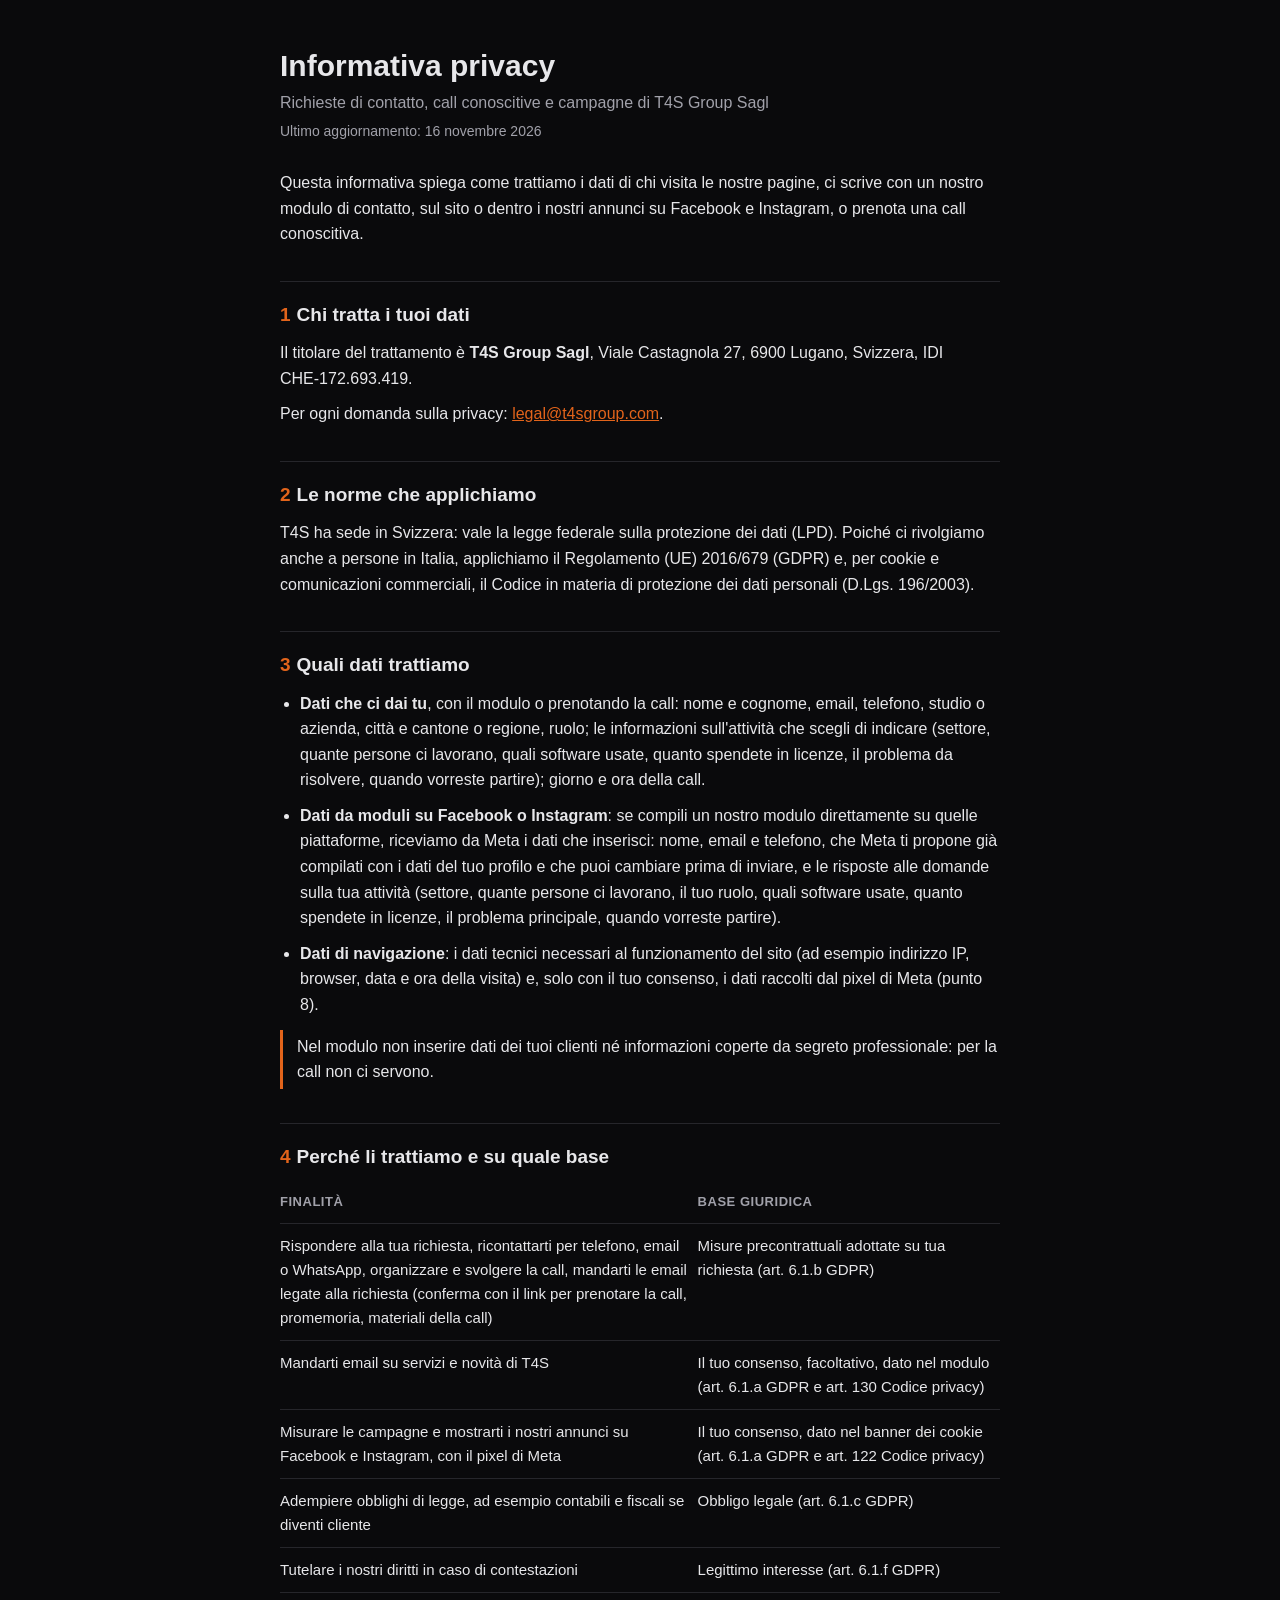
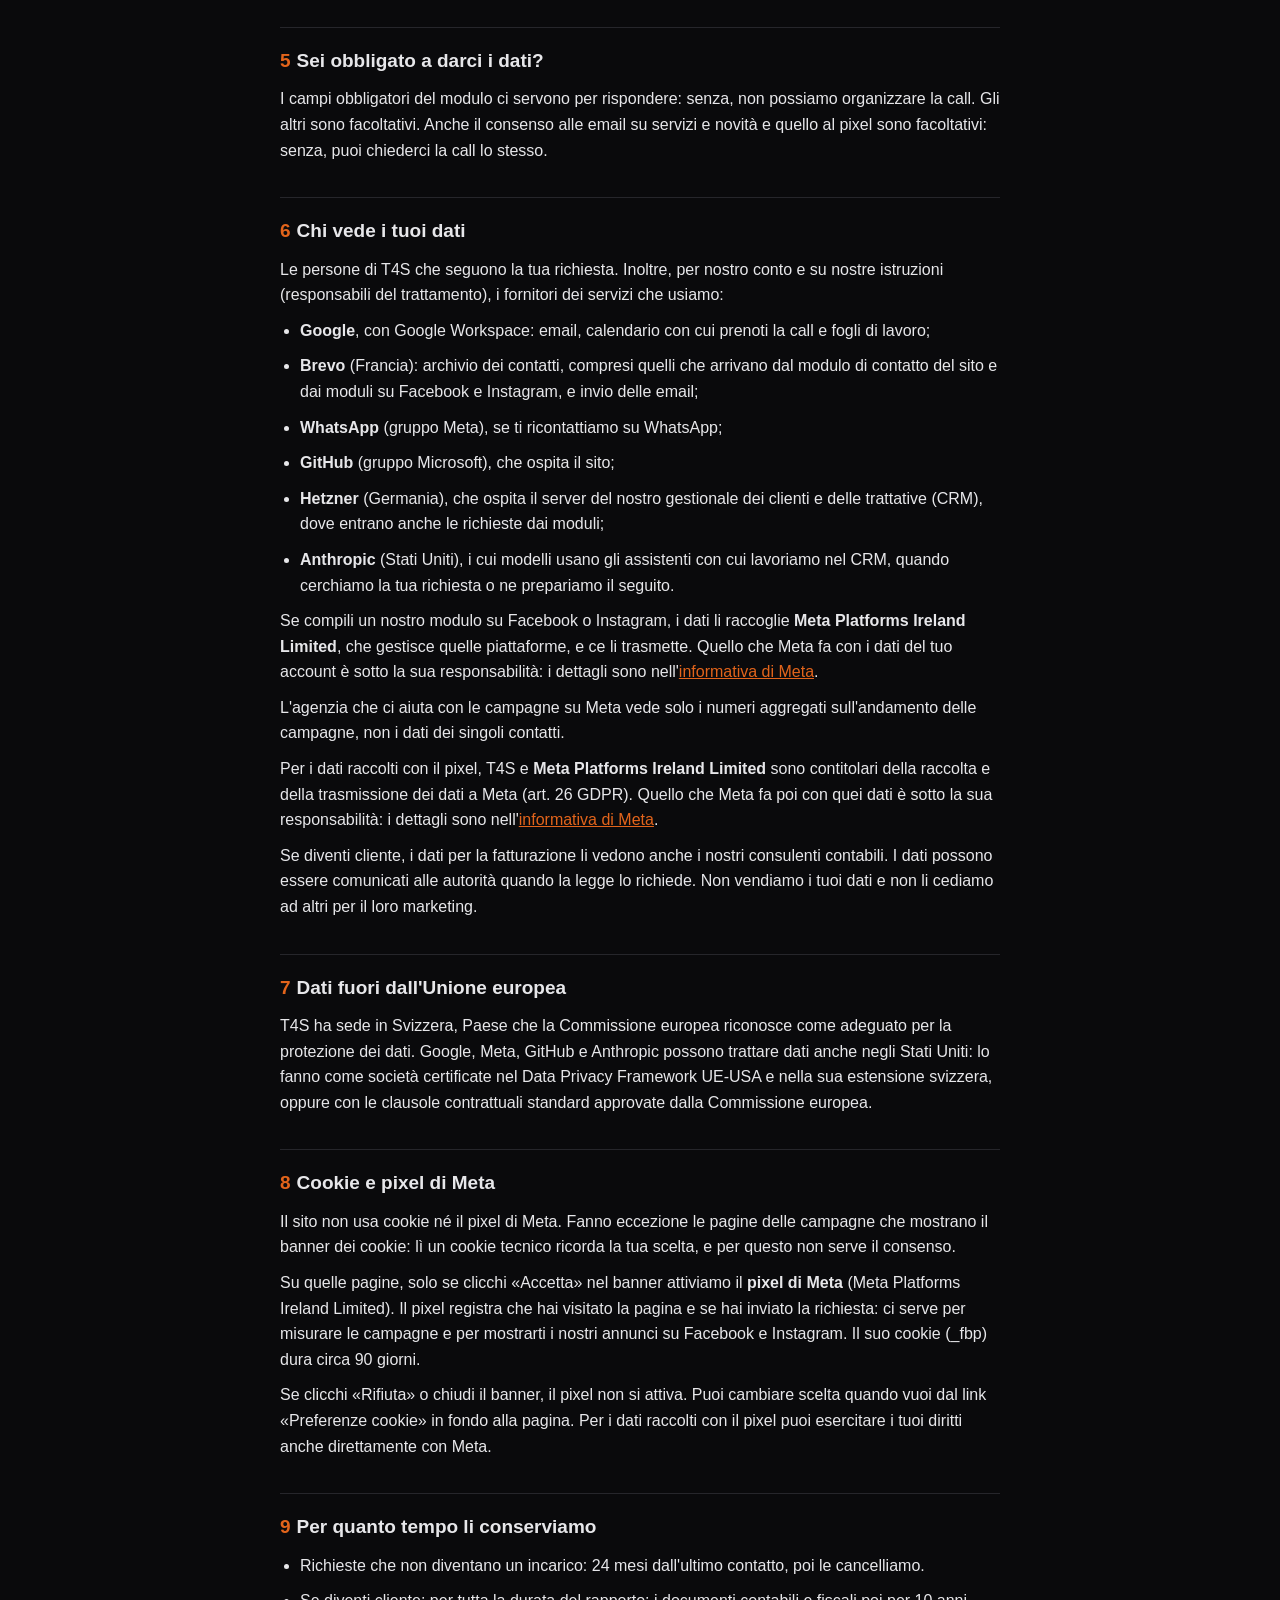
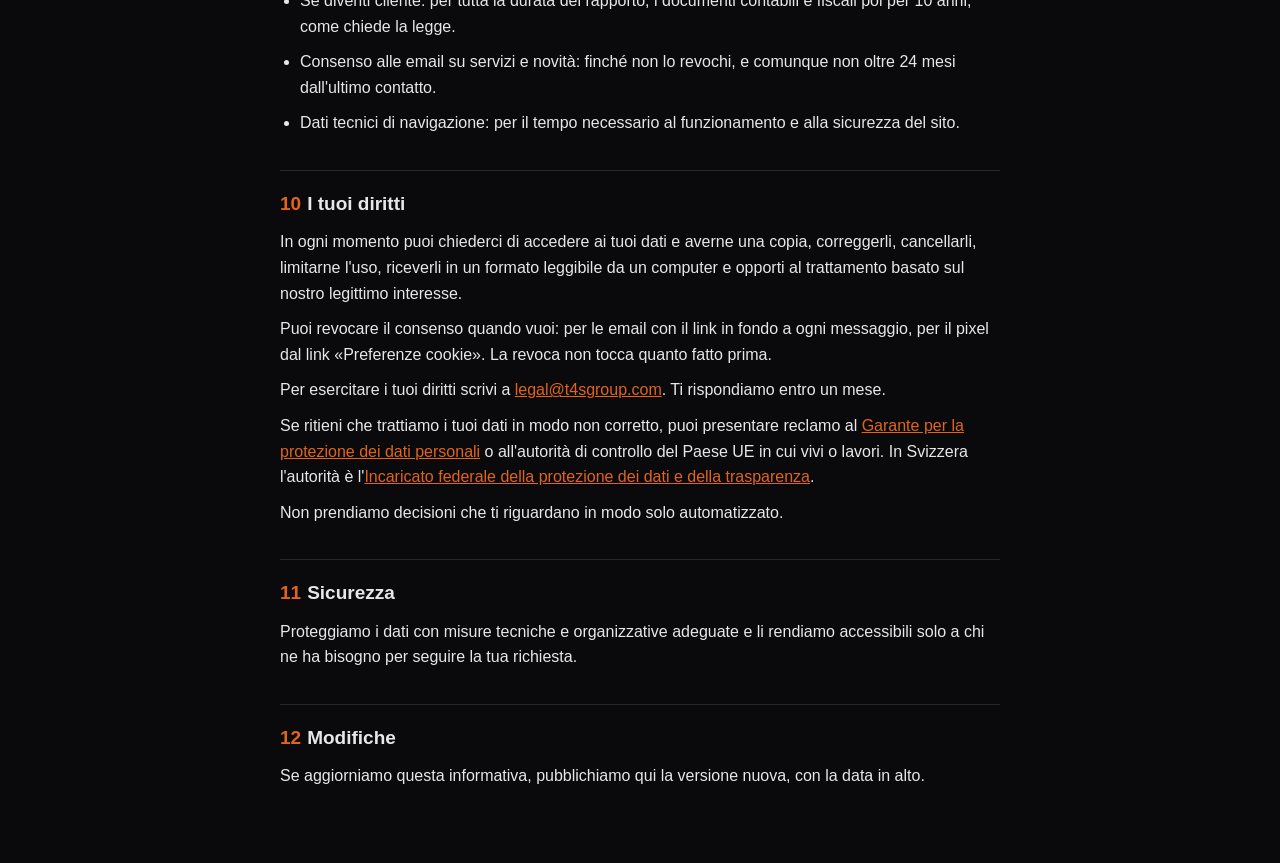
<file: informativa-privacy/index.html>
<!doctype html>
<html lang="it">
<head>
<meta charset="utf-8">
<meta name="viewport" content="width=device-width, initial-scale=1">
<title>Informativa privacy · T4S Group Sagl</title>
<style>
  :root { --bg: #0a0a0c; --fg: #e7e7ea; --muted: #a1a1aa; --line: #26262b; --accent: #e2641b; --mark: #6b4a00; --mark-fg: #ffe9a8; }
  * { box-sizing: border-box; }
  body { margin: 0; background: var(--bg); color: var(--fg); font-family: Inter, -apple-system, BlinkMacSystemFont, "Segoe UI", Roboto, "Helvetica Neue", Arial, sans-serif; font-size: 16px; line-height: 1.6; }
  main { max-width: 760px; margin: 0 auto; padding: 48px 20px 64px; }
  h1 { font-size: 30px; line-height: 1.2; margin: 0 0 6px; }
  .sub { color: var(--muted); margin: 0 0 4px; }
  .date { color: var(--muted); font-size: 14px; margin: 0 0 28px; }
  h2 { font-size: 19px; margin: 34px 0 10px; padding-top: 18px; border-top: 1px solid var(--line); }
  h2 span { color: var(--accent); margin-right: 6px; }
  p, li { margin: 0 0 10px; }
  ul { padding-left: 20px; margin: 0 0 10px; }
  a { color: var(--accent); }
  table { width: 100%; border-collapse: collapse; margin: 6px 0 10px; font-size: 15px; }
  th, td { text-align: left; vertical-align: top; padding: 10px 10px 10px 0; border-bottom: 1px solid var(--line); }
  th { color: var(--muted); font-weight: 600; font-size: 13px; text-transform: uppercase; letter-spacing: .04em; }
  td:first-child { width: 58%; }
  .box { border-left: 3px solid var(--accent); padding: 4px 0 4px 14px; margin: 12px 0; }
  .fill { background: var(--mark); color: var(--mark-fg); padding: 0 4px; border-radius: 3px; }
  @media (max-width: 560px) { td:first-child { width: auto; } th, td { display: block; padding: 4px 0; border: 0; } tr { display: block; padding: 8px 0; border-bottom: 1px solid var(--line); } thead { display: none; } }
  @media print {
    :root { --bg: #ffffff; --fg: #1a1a1a; --muted: #555; --line: #ddd; --accent: #bd561f; --mark: #fff1a8; --mark-fg: #1a1a1a; }
    main { padding: 0; max-width: none; }
    h2 { break-after: avoid; }
    tr, .box { break-inside: avoid; }
    @page { size: A4; margin: 16mm 16mm 16mm 16mm; }
  }
</style>
</head>
<body>
<main>
  <h1>Informativa privacy</h1>
  <p class="sub">Richieste di contatto, call conoscitive e campagne di T4S Group Sagl</p>
  <p class="date">Ultimo aggiornamento: 16 novembre 2026</p>

  <p>Questa informativa spiega come trattiamo i dati di chi visita le nostre pagine, ci scrive con un nostro modulo di contatto, sul sito o dentro i nostri annunci su Facebook e Instagram, o prenota una call conoscitiva.</p>

  <h2><span>1</span>Chi tratta i tuoi dati</h2>
  <p>Il titolare del trattamento è <strong>T4S Group Sagl</strong>, Viale Castagnola 27, 6900 Lugano, Svizzera, IDI <span style="white-space:nowrap">CHE-172.693.419</span>.</p>
  <p>Per ogni domanda sulla privacy: <a href="mailto:legal@t4sgroup.com">legal@t4sgroup.com</a>.</p>

  <h2><span>2</span>Le norme che applichiamo</h2>
  <p>T4S ha sede in Svizzera: vale la legge federale sulla protezione dei dati (LPD). Poiché ci rivolgiamo anche a persone in Italia, applichiamo il Regolamento (UE) 2016/679 (GDPR) e, per cookie e comunicazioni commerciali, il Codice in materia di protezione dei dati personali (D.Lgs. 196/2003).</p>

  <h2><span>3</span>Quali dati trattiamo</h2>
  <ul>
    <li><strong>Dati che ci dai tu</strong>, con il modulo o prenotando la call: nome e cognome, email, telefono, studio o azienda, città e cantone o regione, ruolo; le informazioni sull'attività che scegli di indicare (settore, quante persone ci lavorano, quali software usate, quanto spendete in licenze, il problema da risolvere, quando vorreste partire); giorno e ora della call.</li>
    <li><strong>Dati da moduli su Facebook o Instagram</strong>: se compili un nostro modulo direttamente su quelle piattaforme, riceviamo da Meta i dati che inserisci: nome, email e telefono, che Meta ti propone già compilati con i dati del tuo profilo e che puoi cambiare prima di inviare, e le risposte alle domande sulla tua attività (settore, quante persone ci lavorano, il tuo ruolo, quali software usate, quanto spendete in licenze, il problema principale, quando vorreste partire).</li>
    <li><strong>Dati di navigazione</strong>: i dati tecnici necessari al funzionamento del sito (ad esempio indirizzo IP, browser, data e ora della visita) e, solo con il tuo consenso, i dati raccolti dal pixel di Meta (punto 8).</li>
  </ul>
  <p class="box">Nel modulo non inserire dati dei tuoi clienti né informazioni coperte da segreto professionale: per la call non ci servono.</p>

  <h2><span>4</span>Perché li trattiamo e su quale base</h2>
  <table>
    <thead><tr><th>Finalità</th><th>Base giuridica</th></tr></thead>
    <tbody>
      <tr><td>Rispondere alla tua richiesta, ricontattarti per telefono, email o WhatsApp, organizzare e svolgere la call, mandarti le email legate alla richiesta (conferma con il link per prenotare la call, promemoria, materiali della call)</td><td>Misure precontrattuali adottate su tua richiesta (art. 6.1.b GDPR)</td></tr>
      <tr><td>Mandarti email su servizi e novità di T4S</td><td>Il tuo consenso, facoltativo, dato nel modulo (art. 6.1.a GDPR e art. 130 Codice privacy)</td></tr>
      <tr><td>Misurare le campagne e mostrarti i nostri annunci su Facebook e Instagram, con il pixel di Meta</td><td>Il tuo consenso, dato nel banner dei cookie (art. 6.1.a GDPR e art. 122 Codice privacy)</td></tr>
      <tr><td>Adempiere obblighi di legge, ad esempio contabili e fiscali se diventi cliente</td><td>Obbligo legale (art. 6.1.c GDPR)</td></tr>
      <tr><td>Tutelare i nostri diritti in caso di contestazioni</td><td>Legittimo interesse (art. 6.1.f GDPR)</td></tr>
    </tbody>
  </table>

  <h2><span>5</span>Sei obbligato a darci i dati?</h2>
  <p>I campi obbligatori del modulo ci servono per rispondere: senza, non possiamo organizzare la call. Gli altri sono facoltativi. Anche il consenso alle email su servizi e novità e quello al pixel sono facoltativi: senza, puoi chiederci la call lo stesso.</p>

  <h2><span>6</span>Chi vede i tuoi dati</h2>
  <p>Le persone di T4S che seguono la tua richiesta. Inoltre, per nostro conto e su nostre istruzioni (responsabili del trattamento), i fornitori dei servizi che usiamo:</p>
  <ul>
    <li><strong>Google</strong>, con Google Workspace: email, calendario con cui prenoti la call e fogli di lavoro;</li>
    <li><strong>Brevo</strong> (Francia): archivio dei contatti, compresi quelli che arrivano dal modulo di contatto del sito e dai moduli su Facebook e Instagram, e invio delle email;</li>
    <li><strong>WhatsApp</strong> (gruppo Meta), se ti ricontattiamo su WhatsApp;</li>
    <li><strong>GitHub</strong> (gruppo Microsoft), che ospita il sito;</li>
    <li><strong>Hetzner</strong> (Germania), che ospita il server del nostro gestionale dei clienti e delle trattative (CRM), dove entrano anche le richieste dai moduli;</li>
    <li><strong>Anthropic</strong> (Stati Uniti), i cui modelli usano gli assistenti con cui lavoriamo nel CRM, quando cerchiamo la tua richiesta o ne prepariamo il seguito.</li>
  </ul>
  <p>Se compili un nostro modulo su Facebook o Instagram, i dati li raccoglie <strong>Meta Platforms Ireland Limited</strong>, che gestisce quelle piattaforme, e ce li trasmette. Quello che Meta fa con i dati del tuo account è sotto la sua responsabilità: i dettagli sono nell'<a href="https://www.facebook.com/privacy/policy">informativa di Meta</a>.</p>
  <p>L'agenzia che ci aiuta con le campagne su Meta vede solo i numeri aggregati sull'andamento delle campagne, non i dati dei singoli contatti.</p>
  <p>Per i dati raccolti con il pixel, T4S e <strong>Meta Platforms Ireland Limited</strong> sono contitolari della raccolta e della trasmissione dei dati a Meta (art. 26 GDPR). Quello che Meta fa poi con quei dati è sotto la sua responsabilità: i dettagli sono nell'<a href="https://www.facebook.com/privacy/policy">informativa di Meta</a>.</p>
  <p>Se diventi cliente, i dati per la fatturazione li vedono anche i nostri consulenti contabili. I dati possono essere comunicati alle autorità quando la legge lo richiede. Non vendiamo i tuoi dati e non li cediamo ad altri per il loro marketing.</p>

  <h2><span>7</span>Dati fuori dall'Unione europea</h2>
  <p>T4S ha sede in Svizzera, Paese che la Commissione europea riconosce come adeguato per la protezione dei dati. Google, Meta, GitHub e Anthropic possono trattare dati anche negli Stati Uniti: lo fanno come società certificate nel Data Privacy Framework UE-USA e nella sua estensione svizzera, oppure con le clausole contrattuali standard approvate dalla Commissione europea.</p>

  <h2><span>8</span>Cookie e pixel di Meta</h2>
  <p>Il sito non usa cookie né il pixel di Meta. Fanno eccezione le pagine delle campagne che mostrano il banner dei cookie: lì un cookie tecnico ricorda la tua scelta, e per questo non serve il consenso.</p>
  <p>Su quelle pagine, solo se clicchi «Accetta» nel banner attiviamo il <strong>pixel di Meta</strong> (Meta Platforms Ireland Limited). Il pixel registra che hai visitato la pagina e se hai inviato la richiesta: ci serve per misurare le campagne e per mostrarti i nostri annunci su Facebook e Instagram. Il suo cookie (_fbp) dura circa 90 giorni.</p>
  <p>Se clicchi «Rifiuta» o chiudi il banner, il pixel non si attiva. Puoi cambiare scelta quando vuoi dal link «Preferenze cookie» in fondo alla pagina. Per i dati raccolti con il pixel puoi esercitare i tuoi diritti anche direttamente con Meta.</p>

  <h2><span>9</span>Per quanto tempo li conserviamo</h2>
  <ul>
    <li>Richieste che non diventano un incarico: 24 mesi dall'ultimo contatto, poi le cancelliamo.</li>
    <li>Se diventi cliente: per tutta la durata del rapporto; i documenti contabili e fiscali poi per 10 anni, come chiede la legge.</li>
    <li>Consenso alle email su servizi e novità: finché non lo revochi, e comunque non oltre 24 mesi dall'ultimo contatto.</li>
    <li>Dati tecnici di navigazione: per il tempo necessario al funzionamento e alla sicurezza del sito.</li>
  </ul>

  <h2><span>10</span>I tuoi diritti</h2>
  <p>In ogni momento puoi chiederci di accedere ai tuoi dati e averne una copia, correggerli, cancellarli, limitarne l'uso, riceverli in un formato leggibile da un computer e opporti al trattamento basato sul nostro legittimo interesse.</p>
  <p>Puoi revocare il consenso quando vuoi: per le email con il link in fondo a ogni messaggio, per il pixel dal link «Preferenze cookie». La revoca non tocca quanto fatto prima.</p>
  <p>Per esercitare i tuoi diritti scrivi a <a href="mailto:legal@t4sgroup.com">legal@t4sgroup.com</a>. Ti rispondiamo entro un mese.</p>
  <p>Se ritieni che trattiamo i tuoi dati in modo non corretto, puoi presentare reclamo al <a href="https://www.garanteprivacy.it">Garante per la protezione dei dati personali</a> o all'autorità di controllo del Paese UE in cui vivi o lavori. In Svizzera l'autorità è l'<a href="https://www.edoeb.admin.ch">Incaricato federale della protezione dei dati e della trasparenza</a>.</p>
  <p>Non prendiamo decisioni che ti riguardano in modo solo automatizzato.</p>

  <h2><span>11</span>Sicurezza</h2>
  <p>Proteggiamo i dati con misure tecniche e organizzative adeguate e li rendiamo accessibili solo a chi ne ha bisogno per seguire la tua richiesta.</p>

  <h2><span>12</span>Modifiche</h2>
  <p>Se aggiorniamo questa informativa, pubblichiamo qui la versione nuova, con la data in alto.</p>
</main>
</body>
</html>
</file>
